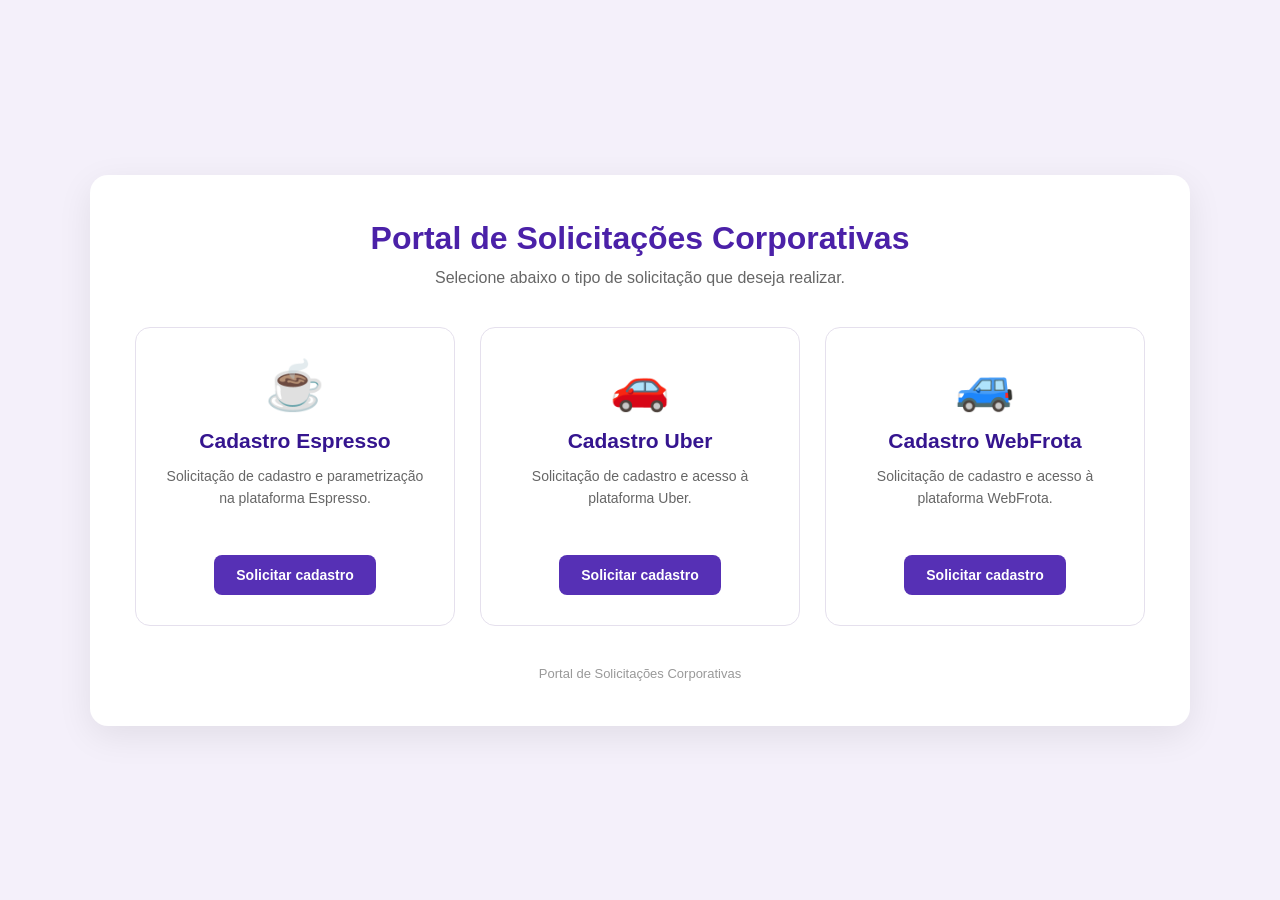
<file: docs/index.html>
<!DOCTYPE html>
<html lang="pt-BR">
<head>
    <meta charset="UTF-8">
    <meta name="viewport" content="width=device-width, initial-scale=1.0">

    <title>Portal de Solicitações Corporativas</title>

    <link rel="stylesheet" href="style.css">
</head>

<body>

    <main class="portal">

        <header class="cabecalho">
            <h1>Portal de Solicitações Corporativas</h1>

            <p>
                Selecione abaixo o tipo de solicitação que deseja realizar.
            </p>
        </header>


        <section class="solicitacoes">

            <div class="card" onclick="abrirFormulario('espresso')">

                <div class="icone">☕</div>

                <h2>Cadastro Espresso</h2>

                <p>
                    Solicitação de cadastro e parametrização
                    na plataforma Espresso.
                </p>

                <button type="button">
                    Solicitar cadastro
                </button>

            </div>


            <div class="card" onclick="abrirFormulario('uber')">

                <div class="icone">🚗</div>

                <h2>Cadastro Uber</h2>

                <p>
                    Solicitação de cadastro e acesso
                    à plataforma Uber.
                </p>

                <button type="button">
                    Solicitar cadastro
                </button>

            </div>


            <div class="card" onclick="abrirFormulario('webfrota')">

                <div class="icone">🚙</div>

                <h2>Cadastro WebFrota</h2>

                <p>
                    Solicitação de cadastro e acesso
                    à plataforma WebFrota.
                </p>

                <button type="button">
                    Solicitar cadastro
                </button>

            </div>

        </section>


        <footer>
            <p>
                Portal de Solicitações Corporativas
            </p>
        </footer>

    </main>


    <script src="app.js"></script>

</body>
</html>
</file>
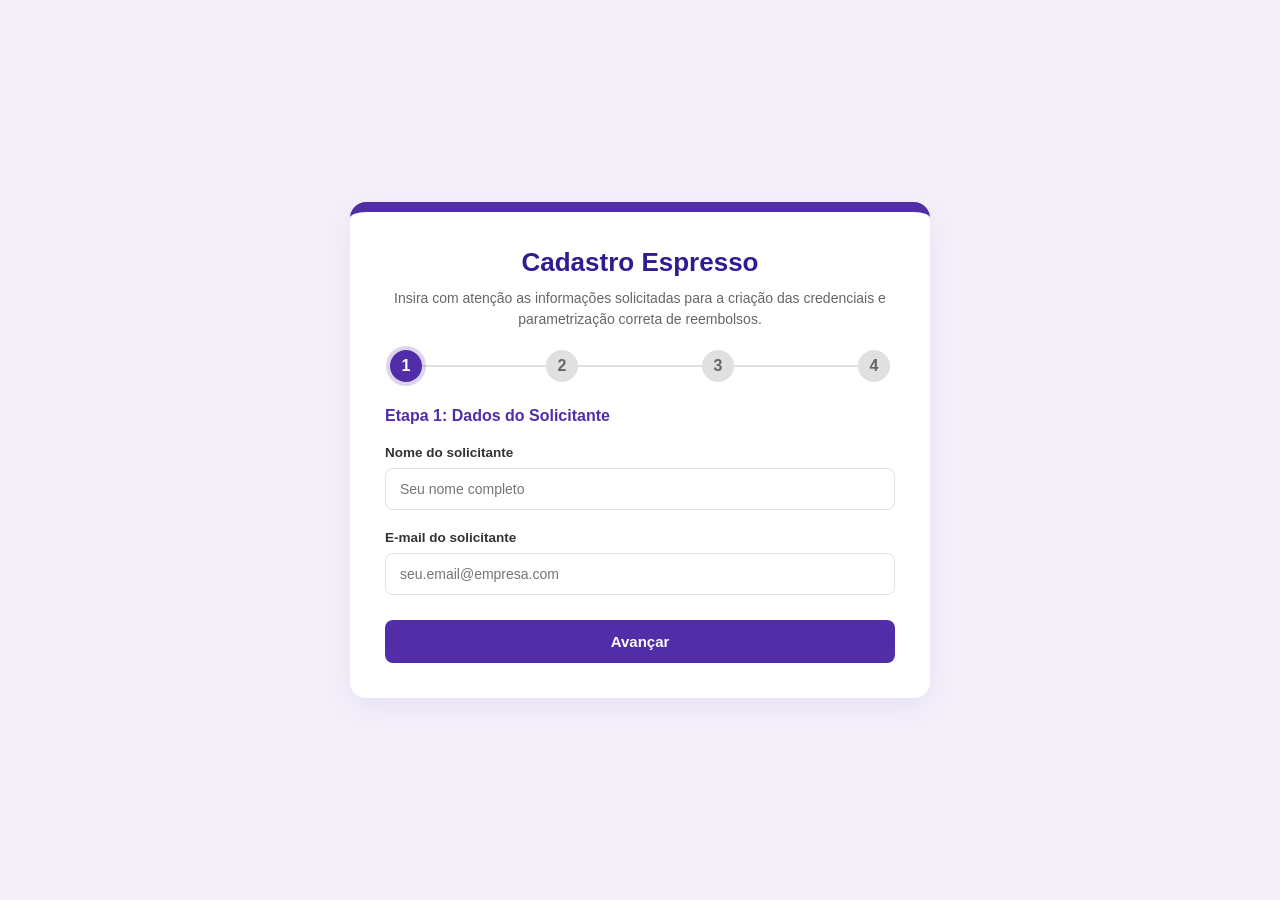
<file: docs/formularios/espresso.html>
<!DOCTYPE html>
<html lang="pt-BR">
<head>
    <meta charset="UTF-8">
    <meta name="viewport" content="width=device-width, initial-scale=1.0">
    <title>Solicitação de Cadastro - Espresso</title>

    <style>
        :root {
            --purple-primary: #512DA8;
            --purple-dark: #311B92;
            --purple-light: #F4F0FA;
            --white: #FFFFFF;
            --gray-text: #666666;
            --gray-light: #E0E0E0;
            --success: #388E3C;
        }

        * {
            box-sizing: border-box;
            margin: 0;
            padding: 0;
            font-family: "Segoe UI", Arial, sans-serif;
        }

        body {
            background-color: var(--purple-light);
            display: flex;
            justify-content: center;
            align-items: center;
            min-height: 100vh;
            padding: 20px;
        }

        .form-card {
            background: var(--white);
            border-radius: 16px;
            box-shadow: 0 10px 30px rgba(81, 45, 168, 0.08);
            width: 100%;
            max-width: 580px;
            overflow: hidden;
            border-top: 10px solid var(--purple-primary);
        }

        .header {
            padding: 35px 35px 20px;
            text-align: center;
        }

        .header h1 {
            color: var(--purple-dark);
            font-size: 26px;
            margin-bottom: 10px;
        }

        .header p {
            color: var(--gray-text);
            font-size: 14px;
            line-height: 1.5;
        }

        .steps-container {
            display: flex;
            justify-content: space-between;
            padding: 0 40px 25px;
            position: relative;
        }

        .steps-container::before {
            content: "";
            position: absolute;
            top: 15px;
            left: 50px;
            right: 50px;
            height: 2px;
            background: var(--gray-light);
            z-index: 1;
        }

        .step-dot {
            width: 32px;
            height: 32px;
            border-radius: 50%;
            background: var(--gray-light);
            color: var(--gray-text);
            display: flex;
            align-items: center;
            justify-content: center;
            font-weight: bold;
            z-index: 2;
        }

        .step-dot.active {
            background: var(--purple-primary);
            color: white;
            box-shadow: 0 0 0 4px rgba(81, 45, 168, 0.2);
        }

        .step-dot.completed {
            background: var(--success);
            color: white;
        }

        form {
            padding: 0 35px 35px;
        }

        .form-step {
            display: none;
        }

        .form-step.active {
            display: block;
            animation: fadeIn 0.4s ease;
        }

        @keyframes fadeIn {
            from { opacity: 0; transform: translateY(8px); }
            to { opacity: 1; transform: translateY(0); }
        }

        .step-title {
            color: var(--purple-primary);
            font-size: 16px;
            font-weight: 600;
            margin-bottom: 20px;
        }

        .form-group {
            margin-bottom: 20px;
        }

        label {
            display: block;
            margin-bottom: 8px;
            color: #333;
            font-weight: 600;
            font-size: 13.5px;
        }

        input,
        select,
        textarea {
            width: 100%;
            padding: 12px 14px;
            border: 1.5px solid var(--gray-light);
            border-radius: 8px;
            font-size: 14px;
            color: #333;
            background: white;
        }

        textarea {
            resize: vertical;
            min-height: 80px;
        }

        input:focus,
        select:focus,
        textarea:focus {
            outline: none;
            border-color: var(--purple-primary);
            box-shadow: 0 0 0 3px rgba(81, 45, 168, 0.12);
        }

        .row {
            display: flex;
            gap: 16px;
        }

        .col {
            flex: 1;
        }

        .info-box {
            background: #FFF9C4;
            border-left: 4px solid #FBC02D;
            padding: 12px;
            border-radius: 4px;
            font-size: 13px;
            color: #5D4037;
            margin-bottom: 20px;
            line-height: 1.4;
        }

        .btn-container {
            display: flex;
            gap: 12px;
            margin-top: 25px;
        }

        button {
            padding: 13px 24px;
            border: none;
            border-radius: 8px;
            font-size: 15px;
            font-weight: 600;
            cursor: pointer;
        }

        button:disabled {
            opacity: 0.7;
            cursor: not-allowed;
        }

        .btn-next {
            background: var(--purple-primary);
            color: white;
            flex: 2;
        }

        .btn-prev {
            background: transparent;
            border: 1.5px solid var(--purple-primary);
            color: var(--purple-primary);
            flex: 1;
        }

        .success-message {
            display: none;
            text-align: center;
            padding: 40px 25px;
        }

        .success-message.active {
            display: block;
        }

        .success-icon {
            width: 70px;
            height: 70px;
            border-radius: 50%;
            background: #E8F5E9;
            color: var(--success);
            display: flex;
            align-items: center;
            justify-content: center;
            font-size: 36px;
            margin: 0 auto 20px;
        }

        .success-message h2 {
            color: var(--purple-dark);
            margin-bottom: 10px;
        }

        .success-message p {
            color: var(--gray-text);
            font-size: 14px;
            line-height: 1.5;
        }

        .protocolo-box {
            margin-top: 24px;
            padding: 20px;
            border: 1px solid #e0e0e0;
            border-radius: 12px;
            background: #fafafa;
        }

        .protocolo-box span {
            display: block;
            color: #666;
            font-size: 13px;
            margin-bottom: 8px;
        }

        .protocolo-box strong {
            display: block;
            font-size: 21px;
            margin-bottom: 14px;
            word-break: break-word;
        }

        .protocolo-box p {
            margin-top: 12px;
            font-size: 13px;
            color: #666;
        }

        .btn-copiar {
            padding: 10px 16px;
            border: none;
            border-radius: 8px;
            background: var(--purple-primary);
            color: white;
            font-weight: 600;
        }

        @media (max-width: 480px) {
            .row {
                flex-direction: column;
                gap: 0;
            }

            form,
            .header {
                padding: 20px;
            }

            .steps-container {
                padding: 0 20px 20px;
            }
        }
    </style>
</head>

<body>
    <div class="form-card">

        <div class="header">
            <h1>Cadastro Espresso</h1>
            <p>
                Insira com atenção as informações solicitadas para a criação
                das credenciais e parametrização correta de reembolsos.
            </p>
        </div>

        <div class="steps-container">
            <div class="step-dot active">1</div>
            <div class="step-dot">2</div>
            <div class="step-dot">3</div>
            <div class="step-dot">4</div>
        </div>

        <form id="espressoForm">
            <input type="hidden" name="plataforma" value="Espresso">
            <input type="hidden" name="id_solicitacao" value="">

            <div class="form-step active">
                <div class="step-title">Etapa 1: Dados do Solicitante</div>

                <div class="form-group">
                    <label for="nome_solicitante">Nome do solicitante</label>
                    <input
                        type="text"
                        id="nome_solicitante"
                        name="nome_solicitante"
                        placeholder="Seu nome completo"
                        required
                    >
                </div>

                <div class="form-group">
                    <label for="email_solicitante">E-mail do solicitante</label>
                    <input
                        type="email"
                        id="email_solicitante"
                        name="email_solicitante"
                        placeholder="seu.email@empresa.com"
                        required
                    >
                </div>
            </div>

            <div class="form-step">
                <div class="step-title">Etapa 2: Dados do Colaborador</div>

                <div class="form-group">
                    <label for="nome_colaborador">Nome do colaborador</label>
                    <input
                        type="text"
                        id="nome_colaborador"
                        name="nome_colaborador"
                        placeholder="Nome completo do colaborador sem abreviações"
                        required
                    >
                </div>

                <div class="row">
                    <div class="col">
                        <div class="form-group">
                            <label for="cpf">CPF</label>
                            <input
                                type="text"
                                id="cpf"
                                name="cpf"
                                placeholder="000.000.000-00"
                                maxlength="14"
                                required
                            >
                        </div>
                    </div>

                    <div class="col">
                        <div class="form-group">
                            <label for="email_colaborador">E-mail Corporativo</label>
                            <input
                                type="email"
                                id="email_colaborador"
                                name="email_colaborador"
                                placeholder="nome.sobrenome@empresa.com"
                                required
                            >
                        </div>
                    </div>
                </div>
            </div>

            <div class="form-step">
                <div class="step-title">Etapa 3: Dados de Pagamento / Reembolso</div>

                <div class="info-box">
                    <strong>Atenção:</strong>
                    Certifique-se de que os dados informados pertencem ao CPF
                    do colaborador cadastrado.
                </div>

                <div class="row">
                    <div class="col">
                        <div class="form-group">
                            <label for="tipo_conta">Tipo de Conta</label>
                            <select id="tipo_conta" name="tipo_conta" required>
                                <option value="" disabled selected>Escolha uma opção...</option>
                                <option value="Conta Corrente">Conta Corrente</option>
                                <option value="Conta Poupança">Conta Poupança</option>
                            </select>
                        </div>
                    </div>

                    <div class="col">
                        <div class="form-group">
                            <label for="forma_pagamento">Forma de pagamento</label>
                            <select id="forma_pagamento" name="forma_pagamento" required>
                                <option value="" disabled selected>Escolha uma opção...</option>
                                <option value="Pix">Pix</option>
                                <option value="Telefone">Telefone</option>
                                <option value="CPF">CPF</option>
                                <option value="CNPJ">CNPJ</option>
                                <option value="E-mail / Chave Aleatória">E-mail / Chave Aleatória</option>
                            </select>
                        </div>
                    </div>
                </div>

                <div class="form-group">
                    <label id="label_chave_pix" for="chave_pix">Chave Pix para Pagamento</label>
                    <input
                        type="text"
                        id="chave_pix"
                        name="chave_pix"
                        placeholder="Digite a sua chave Pix aqui"
                        required
                    >
                </div>

                <div class="form-group">
                    <label for="banco">Instituição Bancária</label>
                    <input
                        type="text"
                        id="banco"
                        name="banco"
                        placeholder="Ex: Itaú, Bradesco, Banco do Brasil"
                        required
                    >
                </div>

                <div class="row">
                    <div class="col">
                        <div class="form-group">
                            <label for="agencia">Agência</label>
                            <input
                                type="text"
                                id="agencia"
                                name="agencia"
                                placeholder="Ex: 0001"
                                required
                            >
                        </div>
                    </div>

                    <div class="col">
                        <div class="form-group">
                            <label for="conta">Número da Conta</label>
                            <input
                                type="text"
                                id="conta"
                                name="conta"
                                placeholder="Ex: 12345-6"
                                required
                            >
                        </div>
                    </div>
                </div>
            </div>

            <div class="form-step">
                <div class="step-title">Etapa 4: Lotação Interna e Observações</div>

                <div class="form-group">
                    <label for="centro_custo">Código do Centro de Custo</label>
                    <select id="centro_custo" name="centro_custo" required>
                        <option value="" disabled selected>Selecione o Código do Centro de Custo...</option>

                        <!-- Dados fictícios utilizados apenas para demonstração do portfólio -->
                        <option value="100001 - ADMINISTRATIVO">100001 - ADMINISTRATIVO</option>
                        <option value="100002 - FINANCEIRO">100002 - FINANCEIRO</option>
                        <option value="100003 - RECURSOS HUMANOS">100003 - RECURSOS HUMANOS</option>
                        <option value="100004 - TECNOLOGIA">100004 - TECNOLOGIA</option>
                        <option value="200001 - COMERCIAL">200001 - COMERCIAL</option>
                        <option value="200002 - MARKETING">200002 - MARKETING</option>
                        <option value="300001 - OPERAÇÕES">300001 - OPERAÇÕES</option>
                        <option value="300002 - LOGÍSTICA">300002 - LOGÍSTICA</option>
                    </select>
                </div>

                <div class="form-group">
                    <label for="observacoes">Observações:</label>
                    <textarea id="observacoes" name="observacoes" placeholder=""></textarea>
                </div>
            </div>

            <div class="btn-container">
                <button type="button" class="btn-prev" id="btnPrev" style="display: none;">
                    Voltar
                </button>

                <button type="button" class="btn-next" id="btnNext">
                    Avançar
                </button>
            </div>
        </form>

        <div class="success-message" id="successMessage">
            <div class="success-icon">✓</div>

            <h2>Solicitação enviada!</h2>

            <p>
                A solicitação de cadastro no Espresso foi registrada com sucesso.
            </p>

            <div class="protocolo-box">
                <span>ID da Solicitação</span>

                <strong id="idSolicitacao"></strong>

                <button
                    type="button"
                    class="btn-copiar"
                    onclick="copiarIdSolicitacao()"
                >
                    Copiar ID
                </button>

                <p>Guarde este número para futuras consultas.</p>
            </div>
        </div>
    </div>

    <script>
        /*
         * URL removida da versão pública do projeto.
         * A integração real é realizada por Google Apps Script.
         */
        const APPS_SCRIPT_URL = "URL_REMOVIDA_PARA_PORTFOLIO";

        const form = document.getElementById("espressoForm");
        const steps = Array.from(document.querySelectorAll(".form-step"));
        const dots = Array.from(document.querySelectorAll(".step-dot"));
        const btnNext = document.getElementById("btnNext");
        const btnPrev = document.getElementById("btnPrev");
        const successMessage = document.getElementById("successMessage");

        let currentStep = 0;

        function gerarIdSolicitacao(prefixo) {
            const agora = new Date();
            const doisDigitos = valor => String(valor).padStart(2, "0");

            const data =
                agora.getFullYear() +
                doisDigitos(agora.getMonth() + 1) +
                doisDigitos(agora.getDate());

            const hora =
                doisDigitos(agora.getHours()) +
                doisDigitos(agora.getMinutes()) +
                doisDigitos(agora.getSeconds());

            const aleatorio =
                Math.floor(1000 + Math.random() * 9000);

            return `${prefixo}-${data}-${hora}-${aleatorio}`;
        }

        async function copiarIdSolicitacao() {
            const id =
                document.getElementById("idSolicitacao").textContent;

            try {
                await navigator.clipboard.writeText(id);
                alert("ID copiado com sucesso!");
            } catch (erro) {
                const campoTemporario =
                    document.createElement("textarea");

                campoTemporario.value = id;
                document.body.appendChild(campoTemporario);
                campoTemporario.select();
                document.execCommand("copy");
                campoTemporario.remove();

                alert("ID copiado com sucesso!");
            }
        }

        document
            .getElementById("forma_pagamento")
            .addEventListener("change", function () {
                const label =
                    document.getElementById("label_chave_pix");

                const input =
                    document.getElementById("chave_pix");

                const configuracoes = {
                    "Telefone": [
                        "Telefone para Pagamento",
                        "Digite seu telefone (com DDD)"
                    ],
                    "CPF": [
                        "CPF para Pagamento",
                        "Digite seu CPF"
                    ],
                    "CNPJ": [
                        "CNPJ para Pagamento",
                        "Digite seu CNPJ"
                    ],
                    "E-mail / Chave Aleatória": [
                        "E-mail ou Chave Aleatória para Pagamento",
                        "Digite seu e-mail ou a chave aleatória"
                    ],
                    "Pix": [
                        "Chave Pix para Pagamento",
                        "Digite a sua chave Pix aqui"
                    ]
                };

                const dados =
                    configuracoes[this.value] || configuracoes.Pix;

                label.textContent = dados[0];
                input.placeholder = dados[1];
            });

        function updateForm() {
            steps.forEach((step, index) => {
                step.classList.toggle(
                    "active",
                    index === currentStep
                );
            });

            dots.forEach((dot, index) => {
                dot.classList.toggle(
                    "active",
                    index === currentStep
                );

                dot.classList.toggle(
                    "completed",
                    index < currentStep
                );
            });

            btnPrev.style.display =
                currentStep === 0
                    ? "none"
                    : "inline-flex";

            btnNext.textContent =
                currentStep === steps.length - 1
                    ? "Finalizar Cadastro"
                    : "Avançar";
        }

        function validateStep() {
            const campos =
                steps[currentStep].querySelectorAll(
                    "input, select, textarea"
                );

            for (const campo of campos) {
                if (!campo.checkValidity()) {
                    campo.reportValidity();
                    return false;
                }
            }

            return true;
        }

        async function enviarFormulario() {
            btnNext.disabled = true;
            btnPrev.disabled = true;
            btnNext.textContent = "Enviando...";

            const campoId =
                form.querySelector(
                    'input[name="id_solicitacao"]'
                );

            if (!campoId.value) {
                campoId.value =
                    gerarIdSolicitacao("ESP");
            }

            const dados =
                new URLSearchParams();

            form
                .querySelectorAll(
                    "input, select, textarea"
                )
                .forEach(campo => {
                    if (
                        campo.name &&
                        campo.type !== "button"
                    ) {
                        dados.append(
                            campo.name,
                            campo.value
                        );
                    }
                });

            try {
                /*
                 * Mantido apenas para demonstrar a lógica de integração.
                 * A URL real não faz parte da versão pública.
                 */
                await fetch(
                    APPS_SCRIPT_URL,
                    {
                        method: "POST",
                        mode: "no-cors",
                        body: dados
                    }
                );

                document.getElementById(
                    "idSolicitacao"
                ).textContent = campoId.value;

                form.style.display = "none";

                document.querySelector(
                    ".steps-container"
                ).style.display = "none";

                successMessage.classList.add("active");
            } catch (erro) {
                console.error(erro);

                alert(
                    "Não foi possível enviar a solicitação. " +
                    "Verifique sua conexão e tente novamente."
                );

                btnNext.disabled = false;
                btnPrev.disabled = false;
                btnNext.textContent =
                    "Finalizar Cadastro";
            }
        }

        btnNext.addEventListener("click", () => {
            if (!validateStep()) {
                return;
            }

            if (
                currentStep <
                steps.length - 1
            ) {
                currentStep++;
                updateForm();
            } else {
                enviarFormulario();
            }
        });

        btnPrev.addEventListener("click", () => {
            if (currentStep > 0) {
                currentStep--;
                updateForm();
            }
        });

        document
            .getElementById("cpf")
            .addEventListener(
                "input",
                function (event) {
                    let valor =
                        event.target.value
                            .replace(/\D/g, "")
                            .slice(0, 11);

                    if (valor.length > 9) {
                        valor = valor.replace(
                            /^(\d{3})(\d{3})(\d{3})(\d{1,2})$/,
                            "$1.$2.$3-$4"
                        );
                    } else if (valor.length > 6) {
                        valor = valor.replace(
                            /^(\d{3})(\d{3})(\d{1,3})$/,
                            "$1.$2.$3"
                        );
                    } else if (valor.length > 3) {
                        valor = valor.replace(
                            /^(\d{3})(\d{1,3})$/,
                            "$1.$2"
                        );
                    }

                    event.target.value = valor;
                }
            );

        updateForm();
    </script>
</body>
</html>
</file>
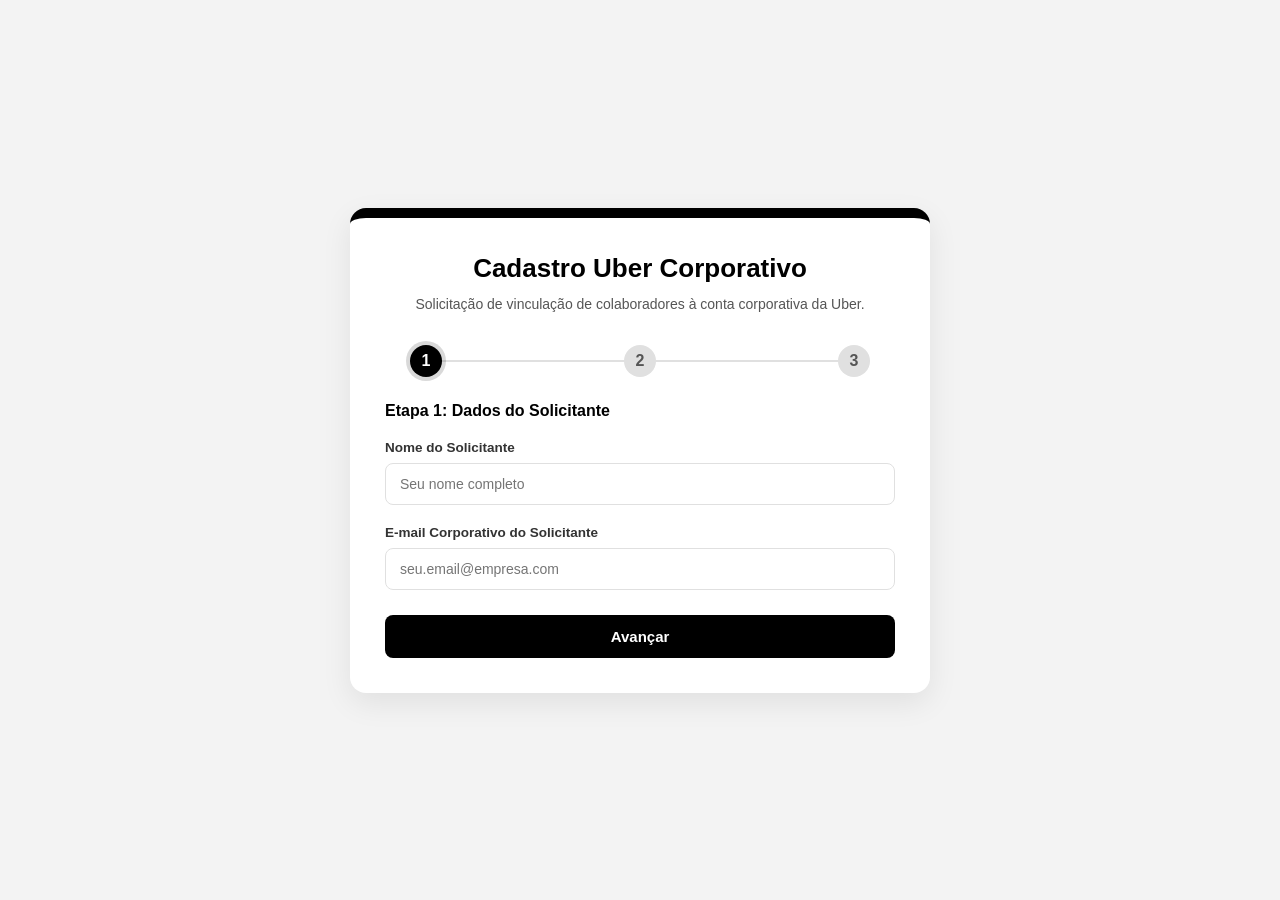
<file: docs/formularios/uber.html>
<!DOCTYPE html>
<html lang="pt-BR">
<head>
    <meta charset="UTF-8">
    <meta name="viewport" content="width=device-width, initial-scale=1.0">
    <title>Solicitação de Cadastro - Uber Corporativo</title>

    <style>
        :root {
            --uber-black: #000000;
            --uber-dark: #1F1F1F;
            --uber-gray: #F3F3F3;
            --white: #FFFFFF;
            --gray-text: #555555;
            --gray-light: #E0E0E0;
            --success: #27AE60;
        }

        * {
            box-sizing: border-box;
            margin: 0;
            padding: 0;
            font-family: "Segoe UI", Arial, sans-serif;
        }

        body {
            background-color: var(--uber-gray);
            display: flex;
            justify-content: center;
            align-items: center;
            min-height: 100vh;
            padding: 20px;
        }

        .form-card {
            background: var(--white);
            border-radius: 16px;
            box-shadow: 0 10px 30px rgba(0, 0, 0, 0.08);
            width: 100%;
            max-width: 580px;
            overflow: hidden;
            border-top: 10px solid var(--uber-black);
        }

        .header {
            padding: 35px 35px 20px;
            text-align: center;
        }

        .header h1 {
            color: var(--uber-black);
            font-size: 26px;
            margin-bottom: 10px;
        }

        .header p {
            color: var(--gray-text);
            font-size: 14px;
            line-height: 1.5;
        }

        .steps-container {
            display: flex;
            justify-content: space-between;
            padding: 10px 60px 25px;
            position: relative;
        }

        .steps-container::before {
            content: "";
            position: absolute;
            top: 25px;
            left: 70px;
            right: 70px;
            height: 2px;
            background: var(--gray-light);
            z-index: 1;
        }

        .step-dot {
            width: 32px;
            height: 32px;
            border-radius: 50%;
            background: var(--gray-light);
            color: var(--gray-text);
            display: flex;
            align-items: center;
            justify-content: center;
            font-weight: bold;
            z-index: 2;
        }

        .step-dot.active {
            background: var(--uber-black);
            color: white;
            box-shadow: 0 0 0 4px rgba(0, 0, 0, 0.15);
        }

        .step-dot.completed {
            background: var(--success);
            color: white;
        }

        form {
            padding: 0 35px 35px;
        }

        .form-step {
            display: none;
        }

        .form-step.active {
            display: block;
            animation: fadeIn 0.4s ease;
        }

        @keyframes fadeIn {
            from { opacity: 0; transform: translateY(8px); }
            to { opacity: 1; transform: translateY(0); }
        }

        .step-title {
            color: var(--uber-black);
            font-size: 16px;
            font-weight: 600;
            margin-bottom: 20px;
        }

        .form-group {
            margin-bottom: 20px;
        }

        label {
            display: block;
            margin-bottom: 8px;
            color: #333;
            font-weight: 600;
            font-size: 13.5px;
        }

        input,
        textarea {
            width: 100%;
            padding: 12px 14px;
            border: 1.5px solid var(--gray-light);
            border-radius: 8px;
            font-size: 14px;
            color: #333;
            background: white;
        }

        textarea {
            resize: vertical;
            min-height: 90px;
        }

        input:focus,
        textarea:focus {
            outline: none;
            border-color: var(--uber-black);
            box-shadow: 0 0 0 3px rgba(0, 0, 0, 0.1);
        }

        .row {
            display: flex;
            gap: 16px;
        }

        .col {
            flex: 1;
        }

        .btn-container {
            display: flex;
            gap: 12px;
            margin-top: 25px;
        }

        button {
            padding: 13px 24px;
            border: none;
            border-radius: 8px;
            font-size: 15px;
            font-weight: 600;
            cursor: pointer;
        }

        button:disabled {
            opacity: 0.7;
            cursor: not-allowed;
        }

        .btn-next {
            background: var(--uber-black);
            color: white;
            flex: 2;
        }

        .btn-prev {
            background: transparent;
            border: 1.5px solid var(--uber-black);
            color: var(--uber-black);
            flex: 1;
        }

        .success-message {
            display: none;
            text-align: center;
            padding: 40px 25px;
        }

        .success-message.active {
            display: block;
        }

        .success-icon {
            width: 70px;
            height: 70px;
            border-radius: 50%;
            background: #E8F5E9;
            color: var(--success);
            display: flex;
            align-items: center;
            justify-content: center;
            font-size: 36px;
            margin: 0 auto 20px;
        }

        .success-message h2 {
            color: var(--uber-black);
            margin-bottom: 10px;
        }

        .success-message p {
            color: var(--gray-text);
            font-size: 14px;
            line-height: 1.5;
        }

        .protocolo-box {
            margin-top: 24px;
            padding: 20px;
            border: 1px solid #e0e0e0;
            border-radius: 12px;
            background: #fafafa;
        }

        .protocolo-box span {
            display: block;
            color: #666;
            font-size: 13px;
            margin-bottom: 8px;
        }

        .protocolo-box strong {
            display: block;
            font-size: 21px;
            margin-bottom: 14px;
            word-break: break-word;
        }

        .protocolo-box p {
            margin-top: 12px;
            font-size: 13px;
            color: #666;
        }

        .btn-copiar {
            padding: 10px 16px;
            border: none;
            border-radius: 8px;
            background: var(--uber-black);
            color: white;
            font-weight: 600;
        }

        @media (max-width: 480px) {
            .row {
                flex-direction: column;
                gap: 0;
            }

            form,
            .header {
                padding: 20px;
            }

            .steps-container {
                padding: 0 30px 20px;
            }
        }
    </style>
</head>

<body>
    <div class="form-card">

        <div class="header">
            <h1>Cadastro Uber Corporativo</h1>

            <p>
                Solicitação de vinculação de colaboradores à conta corporativa da Uber.
            </p>
        </div>

        <div class="steps-container">
            <div class="step-dot active">1</div>
            <div class="step-dot">2</div>
            <div class="step-dot">3</div>
        </div>

        <form id="uberForm">
            <input type="hidden" name="plataforma" value="Uber">
            <input type="hidden" name="id_solicitacao" value="">

            <div class="form-step active">
                <div class="step-title">Etapa 1: Dados do Solicitante</div>

                <div class="form-group">
                    <label for="nome_solicitante">Nome do Solicitante</label>

                    <input
                        type="text"
                        id="nome_solicitante"
                        name="nome_solicitante"
                        placeholder="Seu nome completo"
                        required
                    >
                </div>

                <div class="form-group">
                    <label for="email_solicitante">
                        E-mail Corporativo do Solicitante
                    </label>

                    <input
                        type="email"
                        id="email_solicitante"
                        name="email_solicitante"
                        placeholder="seu.email@empresa.com"
                        required
                    >
                </div>
            </div>

            <div class="form-step">
                <div class="step-title">Etapa 2: Dados do Colaborador</div>

                <div class="form-group">
                    <label for="nome_colaborador">Nome do Colaborador</label>

                    <input
                        type="text"
                        id="nome_colaborador"
                        name="nome_colaborador"
                        placeholder="Nome completo do colaborador"
                        required
                    >
                </div>

                <div class="row">
                    <div class="col">
                        <div class="form-group">
                            <label for="email_colaborador">
                                E-mail Corporativo
                            </label>

                            <input
                                type="email"
                                id="email_colaborador"
                                name="email_colaborador"
                                placeholder="nome.sobrenome@empresa.com"
                                required
                            >
                        </div>
                    </div>

                    <div class="col">
                        <div class="form-group">
                            <label for="telefone">Número de Telefone</label>

                            <input
                                type="text"
                                id="telefone"
                                name="telefone"
                                placeholder="(00) 90000-0000"
                                maxlength="15"
                                required
                            >
                        </div>
                    </div>
                </div>
            </div>

            <div class="form-step">
                <div class="step-title">
                    Etapa 3: Observações Adicionais
                </div>

                <div class="form-group">
                    <label for="observacoes">
                        Observações (Opcional):
                    </label>

                    <textarea
                        id="observacoes"
                        name="observacoes"
                        placeholder="Informe o centro de custo, motivo da viagem ou qualquer detalhe relevante."
                    ></textarea>
                </div>
            </div>

            <div class="btn-container">
                <button
                    type="button"
                    class="btn-prev"
                    id="btnPrev"
                    style="display: none;"
                >
                    Voltar
                </button>

                <button
                    type="button"
                    class="btn-next"
                    id="btnNext"
                >
                    Avançar
                </button>
            </div>
        </form>

        <div class="success-message" id="successMessage">
            <div class="success-icon">✓</div>

            <h2>Solicitação enviada!</h2>

            <p>
                A solicitação de cadastro no Uber Corporativo
                foi registrada com sucesso.
            </p>

            <div class="protocolo-box">
                <span>ID da Solicitação</span>

                <strong id="idSolicitacao"></strong>

                <button
                    type="button"
                    class="btn-copiar"
                    onclick="copiarIdSolicitacao()"
                >
                    Copiar ID
                </button>

                <p>
                    Guarde este número para futuras consultas.
                </p>
            </div>
        </div>
    </div>

    <script>

        /*
         * URL removida da versão pública do projeto.
         * A integração real é realizada via Google Apps Script.
         */
        const APPS_SCRIPT_URL =
            "URL_REMOVIDA_PARA_PORTFOLIO";

        const form =
            document.getElementById("uberForm");

        const steps =
            Array.from(
                document.querySelectorAll(".form-step")
            );

        const dots =
            Array.from(
                document.querySelectorAll(".step-dot")
            );

        const btnNext =
            document.getElementById("btnNext");

        const btnPrev =
            document.getElementById("btnPrev");

        const successMessage =
            document.getElementById("successMessage");

        let currentStep = 0;

        function gerarIdSolicitacao(prefixo) {

            const agora = new Date();

            const doisDigitos =
                valor =>
                    String(valor).padStart(2, "0");

            const data =
                agora.getFullYear() +
                doisDigitos(
                    agora.getMonth() + 1
                ) +
                doisDigitos(
                    agora.getDate()
                );

            const hora =
                doisDigitos(
                    agora.getHours()
                ) +
                doisDigitos(
                    agora.getMinutes()
                ) +
                doisDigitos(
                    agora.getSeconds()
                );

            const aleatorio =
                Math.floor(
                    1000 +
                    Math.random() * 9000
                );

            return `${prefixo}-${data}-${hora}-${aleatorio}`;
        }

        async function copiarIdSolicitacao() {

            const id =
                document
                    .getElementById(
                        "idSolicitacao"
                    )
                    .textContent;

            try {

                await navigator
                    .clipboard
                    .writeText(id);

                alert(
                    "ID copiado com sucesso!"
                );

            } catch (erro) {

                const campoTemporario =
                    document
                        .createElement(
                            "textarea"
                        );

                campoTemporario.value =
                    id;

                document.body.appendChild(
                    campoTemporario
                );

                campoTemporario.select();

                document.execCommand(
                    "copy"
                );

                campoTemporario.remove();

                alert(
                    "ID copiado com sucesso!"
                );
            }
        }

        function updateForm() {

            steps.forEach(
                (step, index) => {

                    step.classList.toggle(
                        "active",
                        index === currentStep
                    );
                }
            );

            dots.forEach(
                (dot, index) => {

                    dot.classList.toggle(
                        "active",
                        index === currentStep
                    );

                    dot.classList.toggle(
                        "completed",
                        index < currentStep
                    );
                }
            );

            btnPrev.style.display =
                currentStep === 0
                    ? "none"
                    : "inline-flex";

            btnNext.textContent =
                currentStep ===
                steps.length - 1
                    ? "Enviar Solicitação"
                    : "Avançar";
        }

        function validateStep() {

            const campos =
                steps[currentStep]
                    .querySelectorAll(
                        "input, textarea"
                    );

            for (
                const campo of campos
            ) {

                if (
                    !campo.checkValidity()
                ) {

                    campo.reportValidity();

                    return false;
                }
            }

            return true;
        }

        async function enviarFormulario() {

            btnNext.disabled = true;

            btnPrev.disabled = true;

            btnNext.textContent =
                "Enviando...";

            const campoId =
                form.querySelector(
                    'input[name="id_solicitacao"]'
                );

            if (!campoId.value) {

                campoId.value =
                    gerarIdSolicitacao(
                        "UBR"
                    );
            }

            const dados =
                new URLSearchParams();

            form
                .querySelectorAll(
                    "input, textarea"
                )
                .forEach(
                    campo => {

                        if (
                            campo.name &&
                            campo.type !==
                            "button"
                        ) {

                            dados.append(
                                campo.name,
                                campo.value
                            );
                        }
                    }
                );

            try {

                /*
                 * Mantido apenas para demonstrar
                 * a lógica de integração.
                 *
                 * A URL real não faz parte
                 * da versão pública.
                 */

                await fetch(
                    APPS_SCRIPT_URL,
                    {
                        method: "POST",
                        mode: "no-cors",
                        body: dados
                    }
                );

                document
                    .getElementById(
                        "idSolicitacao"
                    )
                    .textContent =
                        campoId.value;

                form.style.display =
                    "none";

                document
                    .querySelector(
                        ".steps-container"
                    )
                    .style.display =
                        "none";

                successMessage
                    .classList
                    .add(
                        "active"
                    );

            } catch (erro) {

                console.error(
                    erro
                );

                alert(
                    "Não foi possível enviar a solicitação. " +
                    "Verifique sua conexão e tente novamente."
                );

                btnNext.disabled =
                    false;

                btnPrev.disabled =
                    false;

                btnNext.textContent =
                    "Enviar Solicitação";
            }
        }

        btnNext
            .addEventListener(
                "click",
                () => {

                    if (
                        !validateStep()
                    ) {
                        return;
                    }

                    if (
                        currentStep <
                        steps.length - 1
                    ) {

                        currentStep++;

                        updateForm();

                    } else {

                        enviarFormulario();
                    }
                }
            );

        btnPrev
            .addEventListener(
                "click",
                () => {

                    if (
                        currentStep > 0
                    ) {

                        currentStep--;

                        updateForm();
                    }
                }
            );

        document
            .getElementById(
                "telefone"
            )
            .addEventListener(
                "input",
                function (event) {

                    let valor =
                        event.target.value
                            .replace(
                                /\D/g,
                                ""
                            )
                            .slice(
                                0,
                                11
                            );

                    if (
                        valor.length > 10
                    ) {

                        valor =
                            valor.replace(
                                /^(\d{2})(\d{5})(\d{4})$/,
                                "($1) $2-$3"
                            );

                    } else if (
                        valor.length > 6
                    ) {

                        valor =
                            valor.replace(
                                /^(\d{2})(\d{4})(\d{0,4})$/,
                                "($1) $2-$3"
                            );

                    } else if (
                        valor.length > 2
                    ) {

                        valor =
                            valor.replace(
                                /^(\d{2})(\d{0,5})$/,
                                "($1) $2"
                            );

                    } else if (
                        valor.length > 0
                    ) {

                        valor =
                            "(" + valor;
                    }

                    event.target.value =
                        valor;
                }
            );

        updateForm();

    </script>
</body>
</html>
</file>
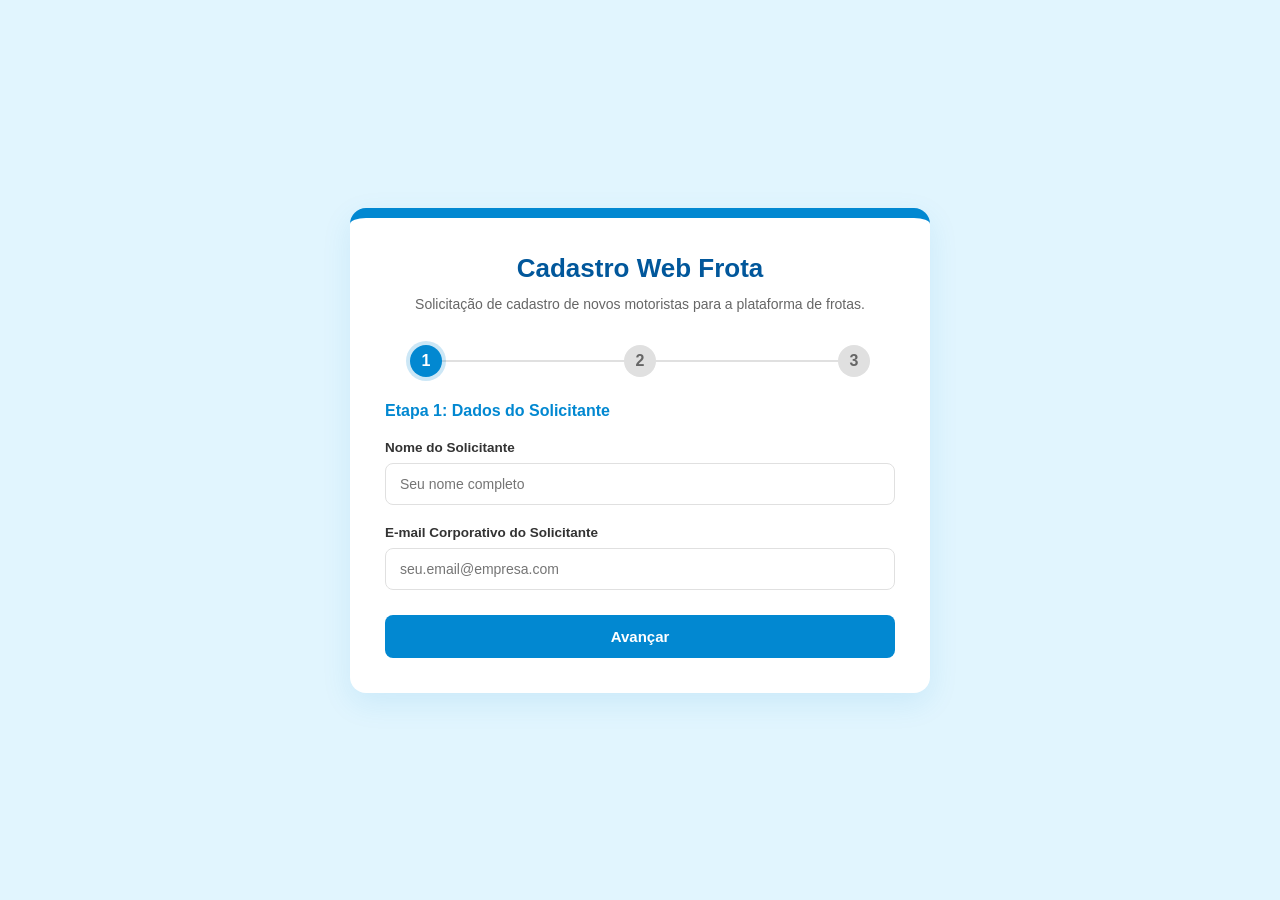
<file: docs/formularios/webfrota.html>
<!DOCTYPE html>
<html lang="pt-BR">
<head>
    <meta charset="UTF-8">
    <meta name="viewport" content="width=device-width, initial-scale=1.0">
    <title>Solicitação de Cadastro - Web Frota</title>

    <style>
        :root {
            --blue-primary: #0288D1;
            --blue-dark: #01579B;
            --blue-light: #E1F5FE;
            --white: #FFFFFF;
            --gray-text: #666666;
            --gray-light: #E0E0E0;
            --success: #388E3C;
        }

        * {
            box-sizing: border-box;
            margin: 0;
            padding: 0;
            font-family: "Segoe UI", Arial, sans-serif;
        }

        body {
            background-color: var(--blue-light);
            display: flex;
            justify-content: center;
            align-items: center;
            min-height: 100vh;
            padding: 20px;
        }

        .form-card {
            background: var(--white);
            border-radius: 16px;
            box-shadow: 0 10px 30px rgba(2, 136, 209, 0.1);
            width: 100%;
            max-width: 580px;
            overflow: hidden;
            border-top: 10px solid var(--blue-primary);
        }

        .header {
            padding: 35px 35px 20px;
            text-align: center;
        }

        .header h1 {
            color: var(--blue-dark);
            font-size: 26px;
            margin-bottom: 10px;
        }

        .header p {
            color: var(--gray-text);
            font-size: 14px;
            line-height: 1.5;
        }

        .steps-container {
            display: flex;
            justify-content: space-between;
            padding: 10px 60px 25px;
            position: relative;
        }

        .steps-container::before {
            content: "";
            position: absolute;
            top: 25px;
            left: 70px;
            right: 70px;
            height: 2px;
            background: var(--gray-light);
            z-index: 1;
        }

        .step-dot {
            width: 32px;
            height: 32px;
            border-radius: 50%;
            background: var(--gray-light);
            color: var(--gray-text);
            display: flex;
            align-items: center;
            justify-content: center;
            font-weight: bold;
            z-index: 2;
        }

        .step-dot.active {
            background: var(--blue-primary);
            color: white;
            box-shadow: 0 0 0 4px rgba(2, 136, 209, 0.2);
        }

        .step-dot.completed {
            background: var(--success);
            color: white;
        }

        form {
            padding: 0 35px 35px;
        }

        .form-step {
            display: none;
        }

        .form-step.active {
            display: block;
            animation: fadeIn 0.4s ease;
        }

        @keyframes fadeIn {
            from { opacity: 0; transform: translateY(8px); }
            to { opacity: 1; transform: translateY(0); }
        }

        .step-title {
            color: var(--blue-primary);
            font-size: 16px;
            font-weight: 600;
            margin-bottom: 20px;
        }

        .form-group {
            margin-bottom: 20px;
        }

        label {
            display: block;
            margin-bottom: 8px;
            color: #333;
            font-weight: 600;
            font-size: 13.5px;
        }

        input,
        textarea {
            width: 100%;
            padding: 12px 14px;
            border: 1.5px solid var(--gray-light);
            border-radius: 8px;
            font-size: 14px;
            color: #333;
            background: white;
        }

        textarea {
            resize: vertical;
            min-height: 90px;
        }

        input:focus,
        textarea:focus {
            outline: none;
            border-color: var(--blue-primary);
            box-shadow: 0 0 0 3px rgba(2, 136, 209, 0.12);
        }

        .row {
            display: flex;
            gap: 16px;
        }

        .col {
            flex: 1;
        }

        .btn-container {
            display: flex;
            gap: 12px;
            margin-top: 25px;
        }

        button {
            padding: 13px 24px;
            border: none;
            border-radius: 8px;
            font-size: 15px;
            font-weight: 600;
            cursor: pointer;
        }

        button:disabled {
            opacity: 0.7;
            cursor: not-allowed;
        }

        .btn-next {
            background: var(--blue-primary);
            color: white;
            flex: 2;
        }

        .btn-prev {
            background: transparent;
            border: 1.5px solid var(--blue-primary);
            color: var(--blue-primary);
            flex: 1;
        }

        .success-message {
            display: none;
            text-align: center;
            padding: 40px 25px;
        }

        .success-message.active {
            display: block;
        }

        .success-icon {
            width: 70px;
            height: 70px;
            border-radius: 50%;
            background: #E8F5E9;
            color: var(--success);
            display: flex;
            align-items: center;
            justify-content: center;
            font-size: 36px;
            margin: 0 auto 20px;
        }

        .success-message h2 {
            color: var(--blue-dark);
            margin-bottom: 10px;
        }

        .success-message p {
            color: var(--gray-text);
            font-size: 14px;
            line-height: 1.5;
        }

        .protocolo-box {
            margin-top: 24px;
            padding: 20px;
            border: 1px solid #e0e0e0;
            border-radius: 12px;
            background: #fafafa;
        }

        .protocolo-box span {
            display: block;
            color: #666;
            font-size: 13px;
            margin-bottom: 8px;
        }

        .protocolo-box strong {
            display: block;
            font-size: 21px;
            margin-bottom: 14px;
            word-break: break-word;
        }

        .protocolo-box p {
            margin-top: 12px;
            font-size: 13px;
            color: #666;
        }

        .btn-copiar {
            padding: 10px 16px;
            border: none;
            border-radius: 8px;
            background: var(--blue-primary);
            color: white;
            font-weight: 600;
        }

        @media (max-width: 480px) {
            .row {
                flex-direction: column;
                gap: 0;
            }

            form,
            .header {
                padding: 20px;
            }

            .steps-container {
                padding: 0 30px 20px;
            }
        }
    </style>
</head>

<body>
    <div class="form-card">

        <div class="header">
            <h1>Cadastro Web Frota</h1>
            <p>
                Solicitação de cadastro de novos motoristas para a plataforma de frotas.
            </p>
        </div>

        <div class="steps-container">
            <div class="step-dot active">1</div>
            <div class="step-dot">2</div>
            <div class="step-dot">3</div>
        </div>

        <form id="frotaForm">
            <input type="hidden" name="plataforma" value="WebFrota">
            <input type="hidden" name="id_solicitacao" value="">

            <div class="form-step active">
                <div class="step-title">Etapa 1: Dados do Solicitante</div>

                <div class="form-group">
                    <label for="nome_solicitante">Nome do Solicitante</label>

                    <input
                        type="text"
                        id="nome_solicitante"
                        name="nome_solicitante"
                        placeholder="Seu nome completo"
                        required
                    >
                </div>

                <div class="form-group">
                    <label for="email_solicitante">
                        E-mail Corporativo do Solicitante
                    </label>

                    <input
                        type="email"
                        id="email_solicitante"
                        name="email_solicitante"
                        placeholder="seu.email@empresa.com"
                        required
                    >
                </div>
            </div>

            <div class="form-step">
                <div class="step-title">
                    Etapa 2: Dados do Motorista e Veículo
                </div>

                <div class="form-group">
                    <label for="nome_colaborador">
                        Nome Completo do Motorista
                    </label>

                    <input
                        type="text"
                        id="nome_colaborador"
                        name="nome_colaborador"
                        placeholder="Nome completo do motorista"
                        required
                    >
                </div>

                <div class="row">
                    <div class="col">
                        <div class="form-group">
                            <label for="cpf">
                                CPF do Motorista
                            </label>

                            <input
                                type="text"
                                id="cpf"
                                name="cpf"
                                placeholder="000.000.000-00"
                                maxlength="14"
                                required
                            >
                        </div>
                    </div>

                    <div class="col">
                        <div class="form-group">
                            <label for="placa">
                                Placa do Veículo
                            </label>

                            <input
                                type="text"
                                id="placa"
                                name="placa"
                                placeholder="ABC-1D23 ou ABC-1234"
                                maxlength="8"
                                required
                            >
                        </div>
                    </div>
                </div>
            </div>

            <div class="form-step">
                <div class="step-title">
                    Etapa 3: Observações Adicionais
                </div>

                <div class="form-group">
                    <label for="observacoes">
                        Observações (Opcional):
                    </label>

                    <textarea
                        id="observacoes"
                        name="observacoes"
                        placeholder="Alguma observação sobre o veículo, setor, horário de liberação, etc."
                    ></textarea>
                </div>
            </div>

            <div class="btn-container">
                <button
                    type="button"
                    class="btn-prev"
                    id="btnPrev"
                    style="display: none;"
                >
                    Voltar
                </button>

                <button
                    type="button"
                    class="btn-next"
                    id="btnNext"
                >
                    Avançar
                </button>
            </div>
        </form>

        <div class="success-message" id="successMessage">
            <div class="success-icon">✓</div>

            <h2>Solicitação enviada!</h2>

            <p>
                A solicitação de cadastro no Web Frota foi registrada com sucesso.
            </p>

            <div class="protocolo-box">
                <span>ID da Solicitação</span>

                <strong id="idSolicitacao"></strong>

                <button
                    type="button"
                    class="btn-copiar"
                    onclick="copiarIdSolicitacao()"
                >
                    Copiar ID
                </button>

                <p>
                    Guarde este número para futuras consultas.
                </p>
            </div>
        </div>
    </div>

    <script>

        /*
         * URL removida da versão pública do projeto.
         * A integração real é realizada via Google Apps Script.
         */
        const APPS_SCRIPT_URL =
            "URL_REMOVIDA_PARA_PORTFOLIO";

        const form =
            document.getElementById("frotaForm");

        const steps =
            Array.from(
                document.querySelectorAll(".form-step")
            );

        const dots =
            Array.from(
                document.querySelectorAll(".step-dot")
            );

        const btnNext =
            document.getElementById("btnNext");

        const btnPrev =
            document.getElementById("btnPrev");

        const successMessage =
            document.getElementById("successMessage");

        let currentStep = 0;

        function gerarIdSolicitacao(prefixo) {

            const agora = new Date();

            const doisDigitos =
                valor =>
                    String(valor).padStart(2, "0");

            const data =
                agora.getFullYear() +
                doisDigitos(
                    agora.getMonth() + 1
                ) +
                doisDigitos(
                    agora.getDate()
                );

            const hora =
                doisDigitos(
                    agora.getHours()
                ) +
                doisDigitos(
                    agora.getMinutes()
                ) +
                doisDigitos(
                    agora.getSeconds()
                );

            const aleatorio =
                Math.floor(
                    1000 +
                    Math.random() * 9000
                );

            return `${prefixo}-${data}-${hora}-${aleatorio}`;
        }

        async function copiarIdSolicitacao() {

            const id =
                document
                    .getElementById(
                        "idSolicitacao"
                    )
                    .textContent;

            try {

                await navigator
                    .clipboard
                    .writeText(id);

                alert(
                    "ID copiado com sucesso!"
                );

            } catch (erro) {

                const campoTemporario =
                    document
                        .createElement(
                            "textarea"
                        );

                campoTemporario.value =
                    id;

                document.body.appendChild(
                    campoTemporario
                );

                campoTemporario.select();

                document.execCommand(
                    "copy"
                );

                campoTemporario.remove();

                alert(
                    "ID copiado com sucesso!"
                );
            }
        }

        function updateForm() {

            steps.forEach(
                (step, index) => {

                    step.classList.toggle(
                        "active",
                        index === currentStep
                    );
                }
            );

            dots.forEach(
                (dot, index) => {

                    dot.classList.toggle(
                        "active",
                        index === currentStep
                    );

                    dot.classList.toggle(
                        "completed",
                        index < currentStep
                    );
                }
            );

            btnPrev.style.display =
                currentStep === 0
                    ? "none"
                    : "inline-flex";

            btnNext.textContent =
                currentStep ===
                steps.length - 1
                    ? "Enviar Solicitação"
                    : "Avançar";
        }

        function validateStep() {

            const campos =
                steps[currentStep]
                    .querySelectorAll(
                        "input, textarea"
                    );

            for (const campo of campos) {

                if (!campo.checkValidity()) {

                    campo.reportValidity();

                    return false;
                }
            }

            return true;
        }

        async function enviarFormulario() {

            btnNext.disabled = true;
            btnPrev.disabled = true;

            btnNext.textContent =
                "Enviando...";

            const campoId =
                form.querySelector(
                    'input[name="id_solicitacao"]'
                );

            if (!campoId.value) {

                campoId.value =
                    gerarIdSolicitacao(
                        "WEB"
                    );
            }

            const dados =
                new URLSearchParams();

            form
                .querySelectorAll(
                    "input, textarea"
                )
                .forEach(
                    campo => {

                        if (
                            campo.name &&
                            campo.type !== "button"
                        ) {

                            dados.append(
                                campo.name,
                                campo.value
                            );
                        }
                    }
                );

            try {

                /*
                 * Mantido apenas para demonstrar
                 * a lógica de integração.
                 *
                 * A URL real não faz parte
                 * da versão pública.
                 */

                await fetch(
                    APPS_SCRIPT_URL,
                    {
                        method: "POST",
                        mode: "no-cors",
                        body: dados
                    }
                );

                document
                    .getElementById(
                        "idSolicitacao"
                    )
                    .textContent =
                        campoId.value;

                form.style.display =
                    "none";

                document
                    .querySelector(
                        ".steps-container"
                    )
                    .style.display =
                        "none";

                successMessage
                    .classList
                    .add(
                        "active"
                    );

            } catch (erro) {

                console.error(
                    erro
                );

                alert(
                    "Não foi possível enviar a solicitação. " +
                    "Verifique sua conexão e tente novamente."
                );

                btnNext.disabled =
                    false;

                btnPrev.disabled =
                    false;

                btnNext.textContent =
                    "Enviar Solicitação";
            }
        }

        btnNext
            .addEventListener(
                "click",
                () => {

                    if (
                        !validateStep()
                    ) {
                        return;
                    }

                    if (
                        currentStep <
                        steps.length - 1
                    ) {

                        currentStep++;

                        updateForm();

                    } else {

                        enviarFormulario();
                    }
                }
            );

        btnPrev
            .addEventListener(
                "click",
                () => {

                    if (
                        currentStep > 0
                    ) {

                        currentStep--;

                        updateForm();
                    }
                }
            );

        document
            .getElementById(
                "cpf"
            )
            .addEventListener(
                "input",
                function (event) {

                    let valor =
                        event.target.value
                            .replace(
                                /\D/g,
                                ""
                            )
                            .slice(
                                0,
                                11
                            );

                    if (
                        valor.length > 9
                    ) {

                        valor =
                            valor.replace(
                                /^(\d{3})(\d{3})(\d{3})(\d{1,2})$/,
                                "$1.$2.$3-$4"
                            );

                    } else if (
                        valor.length > 6
                    ) {

                        valor =
                            valor.replace(
                                /^(\d{3})(\d{3})(\d{1,3})$/,
                                "$1.$2.$3"
                            );

                    } else if (
                        valor.length > 3
                    ) {

                        valor =
                            valor.replace(
                                /^(\d{3})(\d{1,3})$/,
                                "$1.$2"
                            );
                    }

                    event.target.value =
                        valor;
                }
            );

        document
            .getElementById(
                "placa"
            )
            .addEventListener(
                "input",
                function (event) {

                    event.target.value =
                        event.target.value
                            .toUpperCase();
                }
            );

        updateForm();

    </script>
</body>
</html>
</file>
<file: docs/style.css>
* {
    margin: 0;
    padding: 0;
    box-sizing: border-box;
}

body {
    font-family: Arial, Helvetica, sans-serif;
    min-height: 100vh;
    background: #f4f0fa;
    color: #222;
    display: flex;
    justify-content: center;
    align-items: center;
    padding: 40px 20px;
}

.portal {
    width: 100%;
    max-width: 1100px;
    background: #ffffff;
    border-radius: 18px;
    padding: 45px;
    box-shadow: 0 10px 35px rgba(0, 0, 0, 0.08);
}

.cabecalho {
    text-align: center;
    margin-bottom: 40px;
}

.cabecalho h1 {
    color: #4b21a8;
    font-size: 32px;
    margin-bottom: 12px;
}

.cabecalho p {
    color: #666;
    font-size: 16px;
}

.solicitacoes {
    display: grid;
    grid-template-columns: repeat(3, 1fr);
    gap: 25px;
}

.card {
    border: 1px solid #e5e0ed;
    border-radius: 15px;
    padding: 30px 25px;
    text-align: center;
    background: #fff;
    transition: all 0.25s ease;
    cursor: pointer;
}

.card:hover {
    transform: translateY(-5px);
    box-shadow: 0 10px 25px rgba(75, 33, 168, 0.15);
    border-color: #6d3bc0;
}

.icone {
    font-size: 48px;
    margin-bottom: 15px;
}

.card h2 {
    color: #35158f;
    font-size: 21px;
    margin-bottom: 12px;
}

.card p {
    color: #666;
    font-size: 14px;
    line-height: 1.6;
    min-height: 68px;
    margin-bottom: 22px;
}

.card button {
    border: none;
    background: #5630b5;
    color: white;
    padding: 12px 22px;
    border-radius: 8px;
    font-size: 14px;
    font-weight: bold;
    cursor: pointer;
    transition: background 0.2s ease;
}

.card button:hover {
    background: #42218e;
}

footer {
    text-align: center;
    margin-top: 40px;
    color: #999;
    font-size: 13px;
}

@media (max-width: 850px) {

    .solicitacoes {
        grid-template-columns: 1fr;
    }

    .portal {
        padding: 30px 20px;
    }

    .cabecalho h1 {
        font-size: 26px;
    }
}
</file>
